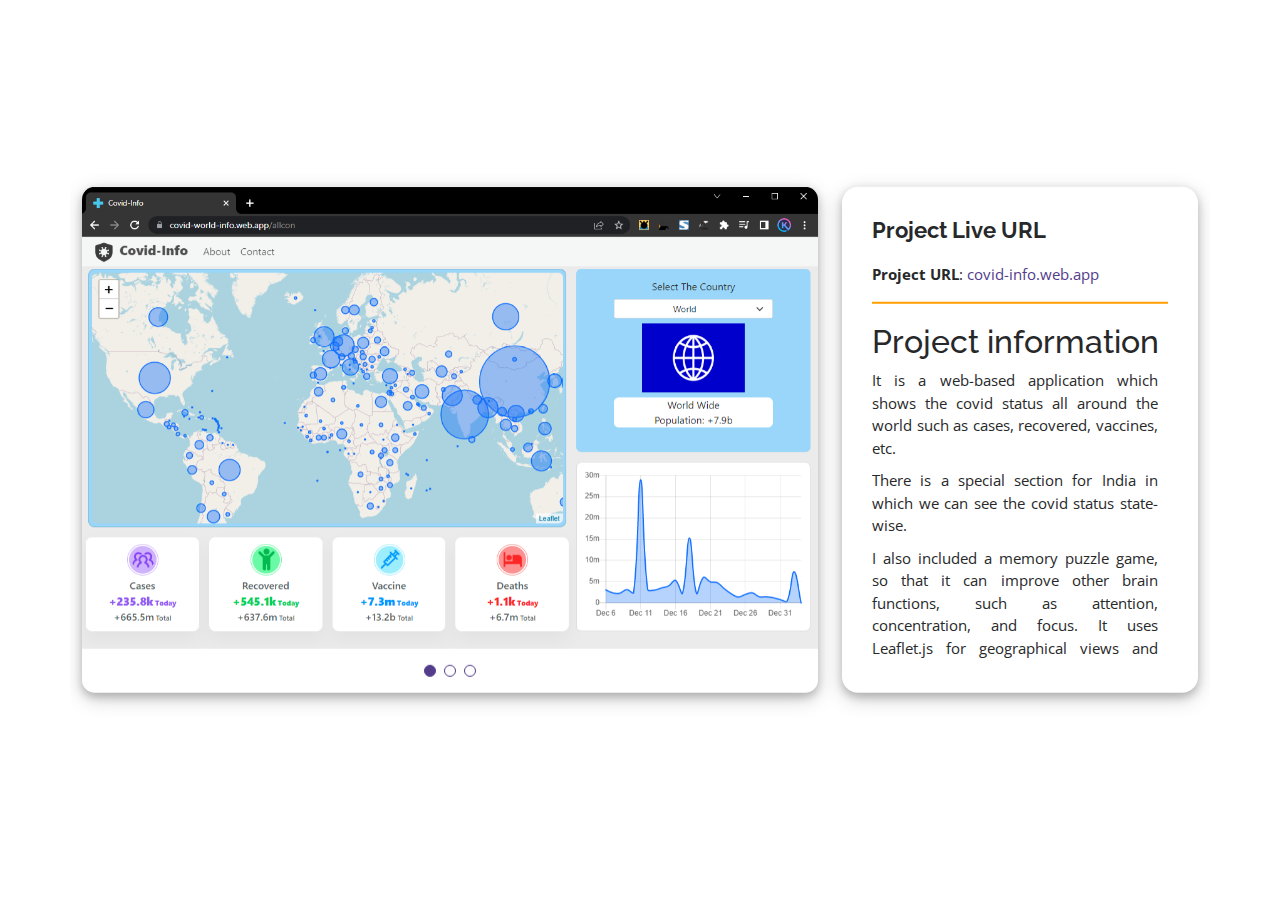
<file: pro_1.html>
<!DOCTYPE html>
<html lang="en">

<head>
  <meta charset="utf-8">
  <meta content="width=device-width, initial-scale=1.0" name="viewport">

  <title>Portfolio Details - Personal Bootstrap Template</title>
  <meta content="" name="description">
  <meta content="" name="keywords">

  <!-- Favicons -->
  <link href="assets/img/favicon.png" rel="icon">
  <link href="assets/img/apple-touch-icon.png" rel="apple-touch-icon">

  <!-- Google Fonts -->
  <link
    href="https://fonts.googleapis.com/css?family=Open+Sans:300,300i,400,400i,600,600i,700,700i|Raleway:300,300i,400,400i,500,500i,600,600i,700,700i|Poppins:300,300i,400,400i,500,500i,600,600i,700,700i"
    rel="stylesheet">

  <!-- Vendor CSS Files -->
  <link href="assets/vendor/aos/aos.css" rel="stylesheet">
  <link href="assets/vendor/bootstrap/css/bootstrap.min.css" rel="stylesheet">
  <link href="assets/vendor/bootstrap-icons/bootstrap-icons.css" rel="stylesheet">
  <link href="assets/vendor/boxicons/css/boxicons.min.css" rel="stylesheet">
  <link href="assets/vendor/glightbox/css/glightbox.min.css" rel="stylesheet">
  <link href="assets/vendor/swiper/swiper-bundle.min.css" rel="stylesheet">

  <!-- Template Main CSS File -->
  <link href="assets/css/style.css" rel="stylesheet">


</head>

<body>

  <!-- <main id="main"> -->

  <!-- ======= Portfolio Details Section ======= -->
  <section id="portfolio-details" class="portfolio-details">
    <div class="container">

      <div class="row gy-4">

        <div class="col-lg-8">
          <div class="portfolio-details-slider swiper" id="myDiv">
            <div class="swiper-wrapper align-items-center">

              <div class="swiper-slide">
                <img src="assets/img/portfolio/Capture_1.PNG" alt="">
              </div>

              <div class="swiper-slide">
                <img src="assets/img/portfolio/Capture_2.PNG" alt="">
              </div>

              <div class="swiper-slide">
                <img src="assets/img/portfolio/Capture_3.PNG" alt="">
              </div>

            </div>
            <div class="swiper-pagination"></div>
          </div>
        </div>

        <div class="col-lg-4 ">
          <div class="portfolio-info ">
            <h3>Project Live URL</h3>
            <ul>
              <li><strong>Project URL</strong>: <a target="_blank"
                  href="https://covid-world-info.web.app/">covid-info.web.app</a></li>
            </ul>

            <div style="border-top: 2px solid #ff9e00; margin-bottom: 1.2rem;"></div>
            <h2>Project information</h2>
            <div class=" overflow-auto divlol" id="loln">
              <!-- <p> -->
              <ul id="ulid">
                <li style="  text-align: justify;">It is a web-based application which shows the covid status all around
                  the world such as cases, recovered, vaccines, etc.</li>
                <li style="  text-align: justify;">There is a special section for India in which we can see the covid
                  status state-wise.</li>
                <li style="  text-align: justify;">I also included a memory puzzle game, so that it can improve other
                  brain functions, such as attention, concentration, and focus. It uses Leaflet.js
                  for geographical views and chart.js for graphical views.</li>
              </ul>
              <!-- </p> -->
            </div>
          </div>
        </div>

      </div>

    </div>
  </section><!-- End Portfolio Details Section -->

  <!-- </main> -->
  <!-- End #main -->

  <div id="preloader"></div>
  <a href="#" class="back-to-top d-flex align-items-center justify-content-center"><i
      class="bi bi-arrow-up-short"></i></a>

  <!-- Vendor JS Files -->
  <script src="assets/vendor/purecounter/purecounter_vanilla.js"></script>
  <script src="assets/vendor/aos/aos.js"></script>
  <script src="assets/vendor/bootstrap/js/bootstrap.bundle.min.js"></script>
  <script src="assets/vendor/glightbox/js/glightbox.min.js"></script>
  <script src="assets/vendor/isotope-layout/isotope.pkgd.min.js"></script>
  <script src="assets/vendor/swiper/swiper-bundle.min.js"></script>
  <script src="assets/vendor/typed.js/typed.min.js"></script>
  <script src="assets/vendor/waypoints/noframework.waypoints.js"></script>
  <!-- <script src="assets/vendor/php-email-form/validate.js"></script> -->

  <!-- Template Main JS File -->
  <script src="assets/js/main.js"></script>
  <script>
    var clientHeight = document.getElementById('myDiv').clientHeight;
    let text2 = "px";
    let text3 = ((clientHeight - 212).toString()).concat(text2);
    if (screen.width > 1101) {
      document.getElementById("loln").style.height = text3;
      document.getElementById("ulid").style.cssText = 'padding-right: 10px;';
      var element = document.getElementById("portfolio-details");
      element.classList.add('position-absolute', 'top-50', 'start-50', 'translate-middle');
    }
  </script>

</body>

</html>
</file>
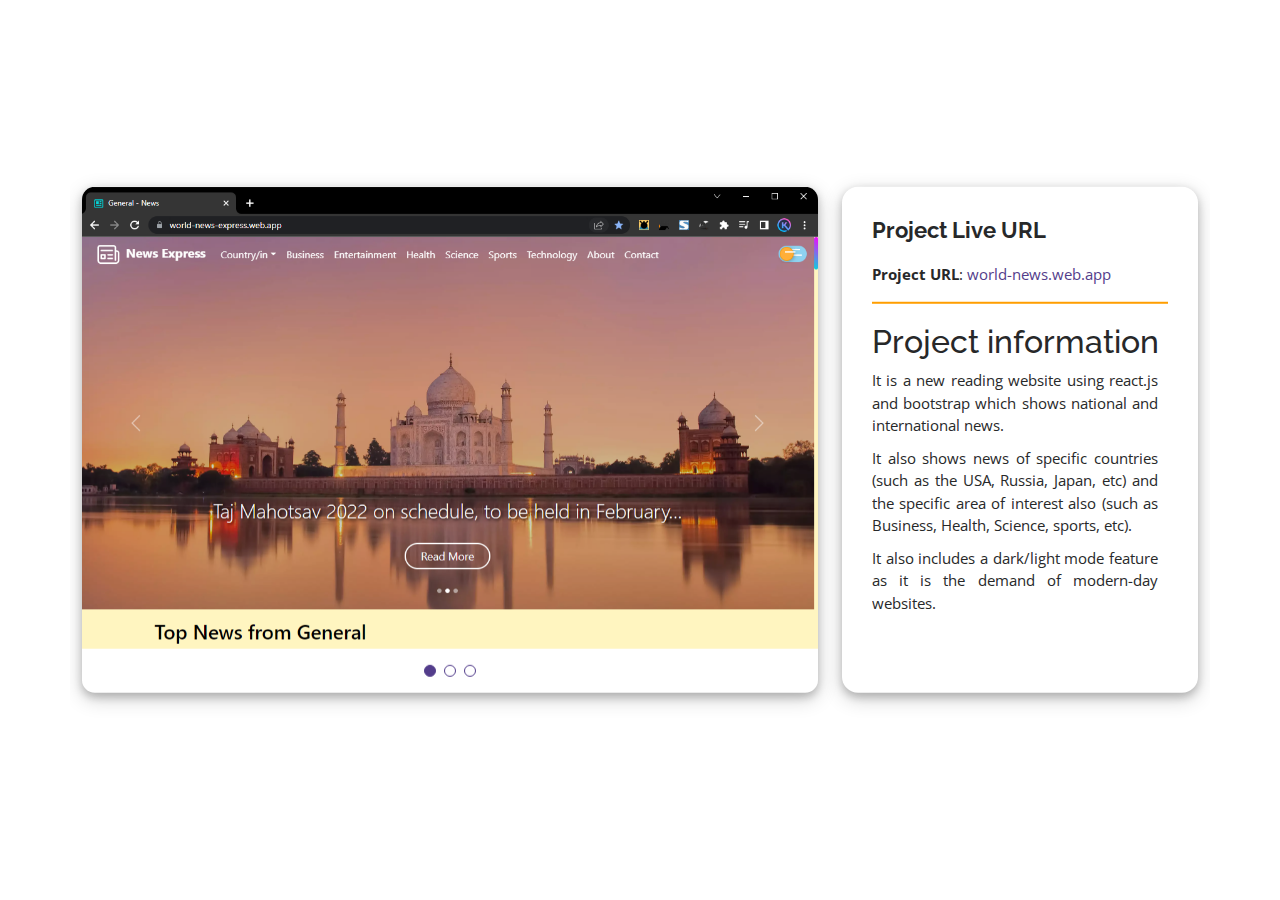
<file: pro_2.html>
<!DOCTYPE html>
<html lang="en">

<head>
    <meta charset="utf-8">
    <meta content="width=device-width, initial-scale=1.0" name="viewport">

    <title>Portfolio Details - Personal Bootstrap Template</title>
    <meta content="" name="description">
    <meta content="" name="keywords">

    <!-- Favicons -->
    <link href="assets/img/favicon.png" rel="icon">
    <link href="assets/img/apple-touch-icon.png" rel="apple-touch-icon">

    <!-- Google Fonts -->
    <link
        href="https://fonts.googleapis.com/css?family=Open+Sans:300,300i,400,400i,600,600i,700,700i|Raleway:300,300i,400,400i,500,500i,600,600i,700,700i|Poppins:300,300i,400,400i,500,500i,600,600i,700,700i"
        rel="stylesheet">

    <!-- Vendor CSS Files -->
    <link href="assets/vendor/aos/aos.css" rel="stylesheet">
    <link href="assets/vendor/bootstrap/css/bootstrap.min.css" rel="stylesheet">
    <link href="assets/vendor/bootstrap-icons/bootstrap-icons.css" rel="stylesheet">
    <link href="assets/vendor/boxicons/css/boxicons.min.css" rel="stylesheet">
    <link href="assets/vendor/glightbox/css/glightbox.min.css" rel="stylesheet">
    <link href="assets/vendor/swiper/swiper-bundle.min.css" rel="stylesheet">

    <!-- Template Main CSS File -->
    <link href="assets/css/style.css" rel="stylesheet">

</head>

<body>

    <!-- <main id="main"> -->

    <!-- ======= Portfolio Details Section ======= -->
    <section id="portfolio-details" class="portfolio-details">
        <div class="container">

            <div class="row gy-4">

                <div class="col-lg-8">
                    <div class="portfolio-details-slider swiper" id="myDiv">
                        <div class="swiper-wrapper align-items-center">

                            <div class="swiper-slide">
                                <img src="assets/img/portfolio/new_1.PNG" alt="">
                            </div>

                            <div class="swiper-slide">
                                <img src="assets/img/portfolio/new_2.PNG" alt="">
                            </div>

                            <div class="swiper-slide">
                                <img src="assets/img/portfolio/new_3.PNG" alt="">
                            </div>

                        </div>
                        <div class="swiper-pagination"></div>
                    </div>
                </div>

                <div class="col-lg-4 ">
                    <div class="portfolio-info ">
                        <h3>Project Live URL</h3>
                        <ul>
                            <li><strong>Project URL</strong>: <a target="_blank"
                                    href="https://world-news-express.web.app/">world-news.web.app</a></li>
                        </ul>

                        <div style="border-top: 2px solid #ff9e00; margin-bottom: 1.2rem;"></div>
                        <h2>Project information</h2>
                        <div class=" overflow-auto divlol" id="loln">
                            <!-- <p> -->
                            <ul id="ulid">
                                <li style="  text-align: justify;">It is a new reading website using react.js and
                                    bootstrap
                                    which shows national and international news.</li>
                                <li style="  text-align: justify;">It also shows news of specific countries (such as the
                                    USA, Russia, Japan, etc) and the specific area of interest also (such as Business,
                                    Health, Science, sports, etc).</li>
                                <li style="  text-align: justify;">It also includes a dark/light mode feature as it is
                                    the
                                    demand of modern-day websites. </li>
                            </ul>
                            <!-- </p> -->
                        </div>
                    </div>
                </div>

            </div>

        </div>
    </section><!-- End Portfolio Details Section -->

    <!-- </main> -->
    <!-- End #main -->

    <div id="preloader"></div>
    <a href="#" class="back-to-top d-flex align-items-center justify-content-center"><i
            class="bi bi-arrow-up-short"></i></a>

    <!-- Vendor JS Files -->
    <script src="assets/vendor/purecounter/purecounter_vanilla.js"></script>
    <script src="assets/vendor/aos/aos.js"></script>
    <script src="assets/vendor/bootstrap/js/bootstrap.bundle.min.js"></script>
    <script src="assets/vendor/glightbox/js/glightbox.min.js"></script>
    <script src="assets/vendor/isotope-layout/isotope.pkgd.min.js"></script>
    <script src="assets/vendor/swiper/swiper-bundle.min.js"></script>
    <script src="assets/vendor/typed.js/typed.min.js"></script>
    <script src="assets/vendor/waypoints/noframework.waypoints.js"></script>
    <!-- <script src="assets/vendor/php-email-form/validate.js"></script> -->

    <!-- Template Main JS File -->
    <script src="assets/js/main.js"></script>
    <script>
        var clientHeight = document.getElementById('myDiv').clientHeight;
        let text2 = "px";
        let text3 = ((clientHeight - 212).toString()).concat(text2);
        if (screen.width > 1101) {
            document.getElementById("loln").style.height = text3;
            document.getElementById("ulid").style.cssText = 'padding-right: 10px;';
            var element = document.getElementById("portfolio-details");
            element.classList.add('position-absolute', 'top-50', 'start-50', 'translate-middle');
        }
    </script>

</body>

</html>
</file>
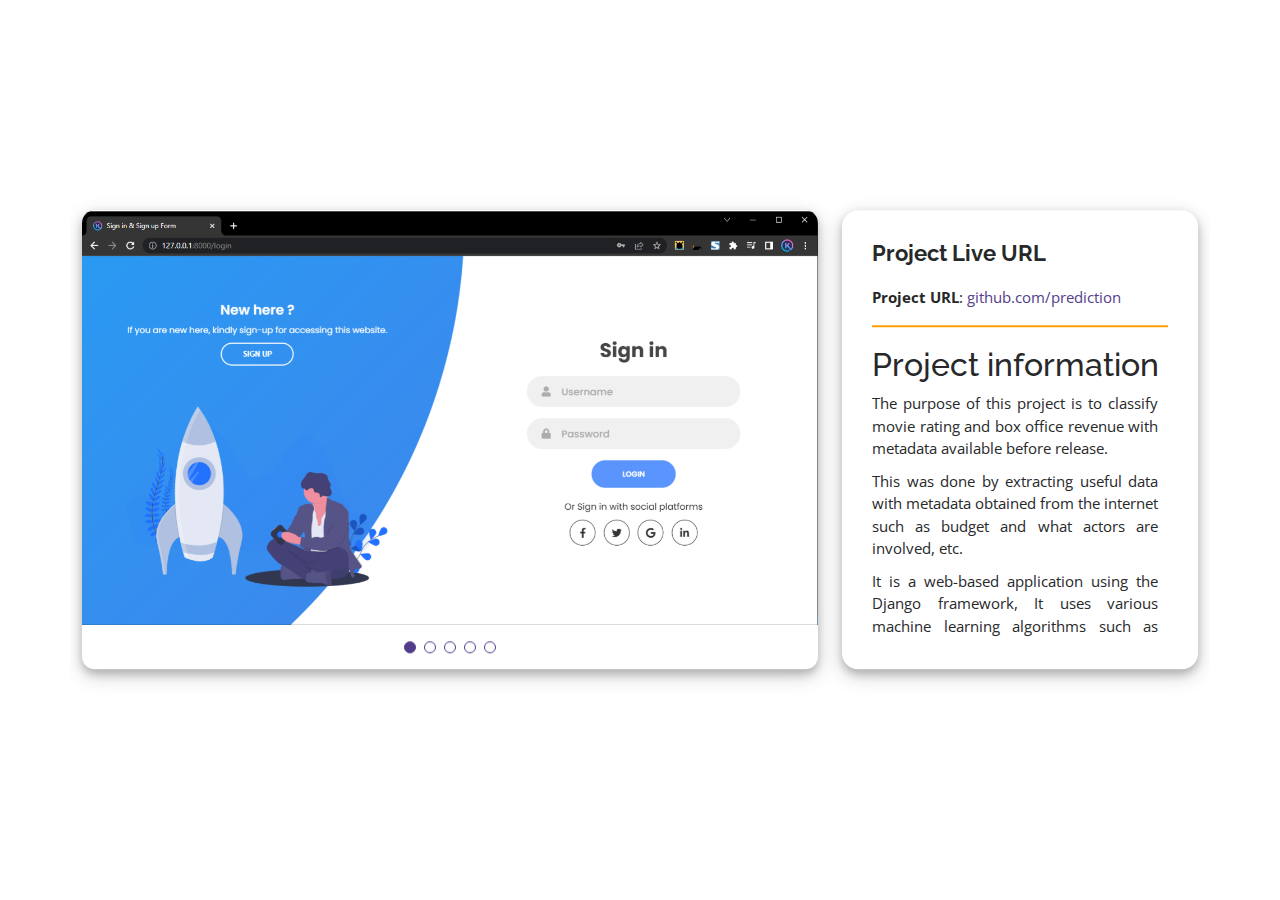
<file: pro_3.html>
<!DOCTYPE html>
<html lang="en">

<head>
    <meta charset="utf-8">
    <meta content="width=device-width, initial-scale=1.0" name="viewport">

    <title>Portfolio Details - Personal Bootstrap Template</title>
    <meta content="" name="description">
    <meta content="" name="keywords">

    <!-- Favicons -->
    <link href="assets/img/favicon.png" rel="icon">
    <link href="assets/img/apple-touch-icon.png" rel="apple-touch-icon">

    <!-- Google Fonts -->
    <link
        href="https://fonts.googleapis.com/css?family=Open+Sans:300,300i,400,400i,600,600i,700,700i|Raleway:300,300i,400,400i,500,500i,600,600i,700,700i|Poppins:300,300i,400,400i,500,500i,600,600i,700,700i"
        rel="stylesheet">

    <!-- Vendor CSS Files -->
    <link href="assets/vendor/aos/aos.css" rel="stylesheet">
    <link href="assets/vendor/bootstrap/css/bootstrap.min.css" rel="stylesheet">
    <link href="assets/vendor/bootstrap-icons/bootstrap-icons.css" rel="stylesheet">
    <link href="assets/vendor/boxicons/css/boxicons.min.css" rel="stylesheet">
    <link href="assets/vendor/glightbox/css/glightbox.min.css" rel="stylesheet">
    <link href="assets/vendor/swiper/swiper-bundle.min.css" rel="stylesheet">

    <!-- Template Main CSS File -->
    <link href="assets/css/style.css" rel="stylesheet">


</head>

<body>

    <!-- <main id="main"> -->

    <!-- ======= Portfolio Details Section ======= -->
    <section id="portfolio-details" class="portfolio-details">
        <div class="container">

            <div class="row gy-4">

                <div class="col-lg-8">
                    <div class="portfolio-details-slider swiper" id="myDiv">
                        <div class="swiper-wrapper align-items-center">

                            <div class="swiper-slide">
                                <img src="assets/img/portfolio/mov_1.PNG" alt="">
                            </div>

                            <div class="swiper-slide">
                                <img src="assets/img/portfolio/mov_2.PNG" alt="">
                            </div>

                            <div class="swiper-slide">
                                <img src="assets/img/portfolio/mov_3.PNG" alt="">
                            </div>

                            <div class="swiper-slide">
                                <img src="assets/img/portfolio/mov_4.PNG" alt="">
                            </div>

                            <div class="swiper-slide">
                                <img src="assets/img/portfolio/mov_5.PNG" alt="">
                            </div>

                        </div>
                        <div class="swiper-pagination"></div>
                    </div>
                </div>

                <div class="col-lg-4 ">
                    <div class="portfolio-info ">
                        <h3>Project Live URL</h3>
                        <ul>
                            <li><strong>Project URL</strong>: <a target="_blank"
                                    href="https://github.com/kishan-singh-code/movie-success-prediction">github.com/prediction</a>
                            </li>
                        </ul>

                        <div style="border-top: 2px solid #ff9e00; margin-bottom: 1.2rem;"></div>
                        <h2>Project information</h2>
                        <div class=" overflow-auto divlol" id="loln">
                            <!-- <p> -->
                            <ul id="ulid">
                                <li style="  text-align: justify;">The purpose of this project is to classify movie
                                    rating
                                    and box office revenue with metadata available before release.</li>
                                <li style="  text-align: justify;">This was done by extracting useful data with metadata
                                    obtained from the internet such as budget and what actors are involved, etc.</li>
                                <li style="  text-align: justify;">It is a web-based application using the Django
                                    framework,
                                    It uses various machine learning algorithms such as KNN, SVM, and random forest
                                    classifier.</li>
                            </ul>
                            <!-- </p> -->
                        </div>
                    </div>
                </div>

            </div>

        </div>
    </section><!-- End Portfolio Details Section -->

    <!-- </main> -->
    <!-- End #main -->

    <div id="preloader"></div>
    <a href="#" class="back-to-top d-flex align-items-center justify-content-center"><i
            class="bi bi-arrow-up-short"></i></a>

    <!-- Vendor JS Files -->
    <script src="assets/vendor/purecounter/purecounter_vanilla.js"></script>
    <script src="assets/vendor/aos/aos.js"></script>
    <script src="assets/vendor/bootstrap/js/bootstrap.bundle.min.js"></script>
    <script src="assets/vendor/glightbox/js/glightbox.min.js"></script>
    <script src="assets/vendor/isotope-layout/isotope.pkgd.min.js"></script>
    <script src="assets/vendor/swiper/swiper-bundle.min.js"></script>
    <script src="assets/vendor/typed.js/typed.min.js"></script>
    <script src="assets/vendor/waypoints/noframework.waypoints.js"></script>
    <!-- <script src="assets/vendor/php-email-form/validate.js"></script> -->

    <!-- Template Main JS File -->
    <script src="assets/js/main.js"></script>
    <script>
        var clientHeight = document.getElementById('myDiv').clientHeight;
        let text2 = "px";
        let text3 = ((clientHeight - 212).toString()).concat(text2);
        if (screen.width > 1101) {
            document.getElementById("loln").style.height = text3;
            document.getElementById("ulid").style.cssText = 'padding-right: 10px;';
            var element = document.getElementById("portfolio-details");
            element.classList.add('position-absolute', 'top-50', 'start-50', 'translate-middle');
        }
    </script>

</body>

</html>
</file>
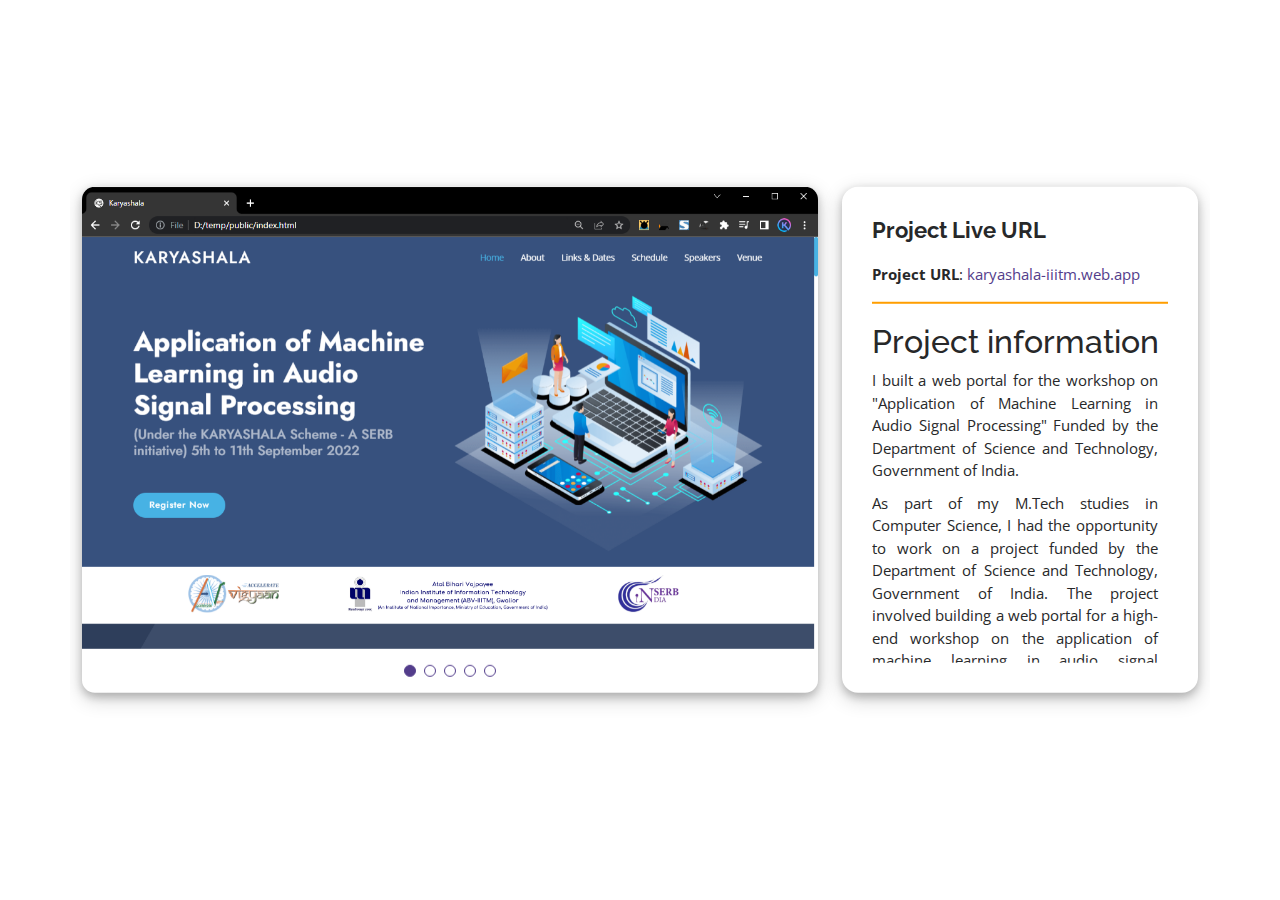
<file: pro_4.html>
<!DOCTYPE html>
<html lang="en">

<head>
    <meta charset="utf-8">
    <meta content="width=device-width, initial-scale=1.0" name="viewport">

    <title>Portfolio Details - Personal Bootstrap Template</title>
    <meta content="" name="description">
    <meta content="" name="keywords">

    <!-- Favicons -->
    <link href="assets/img/favicon.png" rel="icon">
    <link href="assets/img/apple-touch-icon.png" rel="apple-touch-icon">

    <!-- Google Fonts -->
    <link
        href="https://fonts.googleapis.com/css?family=Open+Sans:300,300i,400,400i,600,600i,700,700i|Raleway:300,300i,400,400i,500,500i,600,600i,700,700i|Poppins:300,300i,400,400i,500,500i,600,600i,700,700i"
        rel="stylesheet">

    <!-- Vendor CSS Files -->
    <link href="assets/vendor/aos/aos.css" rel="stylesheet">
    <link href="assets/vendor/bootstrap/css/bootstrap.min.css" rel="stylesheet">
    <link href="assets/vendor/bootstrap-icons/bootstrap-icons.css" rel="stylesheet">
    <link href="assets/vendor/boxicons/css/boxicons.min.css" rel="stylesheet">
    <link href="assets/vendor/glightbox/css/glightbox.min.css" rel="stylesheet">
    <link href="assets/vendor/swiper/swiper-bundle.min.css" rel="stylesheet">

    <!-- Template Main CSS File -->
    <link href="assets/css/style.css" rel="stylesheet">

</head>

<body>

    <!-- <main id="main"> -->

    <!-- ======= Portfolio Details Section ======= -->
    <section id="portfolio-details" class="portfolio-details">
        <div class="container">

            <div class="row gy-4">

                <div class="col-lg-8">
                    <div class="portfolio-details-slider swiper" id="myDiv">
                        <div class="swiper-wrapper align-items-center">

                            <div class="swiper-slide">
                                <img src="assets/img/portfolio/kar_1.PNG" alt="">
                            </div>

                            <div class="swiper-slide">
                                <img src="assets/img/portfolio/kar_2.PNG" alt="">
                            </div>

                            <div class="swiper-slide">
                                <img src="assets/img/portfolio/kar_3.PNG" alt="">
                            </div>

                            <div class="swiper-slide">
                                <img src="assets/img/portfolio/kar_4.PNG" alt="">
                            </div>

                            <div class="swiper-slide">
                                <img src="assets/img/portfolio/kar_5.PNG" alt="">
                            </div>

                        </div>
                        <div class="swiper-pagination"></div>
                    </div>
                </div>

                <div class="col-lg-4 ">
                    <div class="portfolio-info ">
                        <h3>Project Live URL</h3>
                        <ul>
                            <li><strong>Project URL</strong>: <a target="_blank"
                                    href="https://karyashala-vp-iiitm.web.app/">karyashala-iiitm.web.app</a></li>
                        </ul>

                        <div style="border-top: 2px solid #ff9e00; margin-bottom: 1.2rem;"></div>
                        <h2>Project information</h2>
                        <div class=" overflow-auto divlol" id="loln">
                            <!-- <p> -->
                            <ul id="ulid">
                                <li style="  text-align: justify;">I built a web portal for the workshop on "Application
                                    of
                                    Machine Learning in Audio Signal Processing" Funded by the Department of Science and
                                    Technology, Government of India.
                                </li>
                                <li style="  text-align: justify;">As part of my M.Tech studies in Computer Science, I
                                    had
                                    the opportunity to work on a project funded by the Department of Science and
                                    Technology,
                                    Government of India. The project involved building a web portal for a high-end
                                    workshop
                                    on the application of machine learning in audio signal processing.
                                </li>

                                <li style="  text-align: justify;">The portal included
                                    features such as a registration system for workshop attendees, a schedule of events
                                    and
                                    presentations, and a resource library containing materials and references related to
                                    the
                                    workshop.
                                </li>
                                <li style="  text-align: justify;">Overall, I am proud of the impact that
                                    the portal has had on the workshop attendees and the broader audio signal processing
                                    community.</li>
                            </ul>
                            <!-- </p> -->
                        </div>
                    </div>
                </div>

            </div>

        </div>
    </section><!-- End Portfolio Details Section -->

    <!-- </main> -->
    <!-- End #main -->

    <div id="preloader"></div>
    <a href="#" class="back-to-top d-flex align-items-center justify-content-center"><i
            class="bi bi-arrow-up-short"></i></a>

    <!-- Vendor JS Files -->
    <script src="assets/vendor/purecounter/purecounter_vanilla.js"></script>
    <script src="assets/vendor/aos/aos.js"></script>
    <script src="assets/vendor/bootstrap/js/bootstrap.bundle.min.js"></script>
    <script src="assets/vendor/glightbox/js/glightbox.min.js"></script>
    <script src="assets/vendor/isotope-layout/isotope.pkgd.min.js"></script>
    <script src="assets/vendor/swiper/swiper-bundle.min.js"></script>
    <script src="assets/vendor/typed.js/typed.min.js"></script>
    <script src="assets/vendor/waypoints/noframework.waypoints.js"></script>
    <!-- <script src="assets/vendor/php-email-form/validate.js"></script> -->

    <!-- Template Main JS File -->
    <script src="assets/js/main.js"></script>
    <script>
        var clientHeight = document.getElementById('myDiv').clientHeight;
        let text2 = "px";
        let text3 = ((clientHeight - 212).toString()).concat(text2);
        if (screen.width > 1101) {
            document.getElementById("loln").style.height = text3;
            document.getElementById("ulid").style.cssText = 'padding-right: 10px;';
            var element = document.getElementById("portfolio-details");
            element.classList.add('position-absolute', 'top-50', 'start-50', 'translate-middle');
        }
    </script>

</body>

</html>
</file>
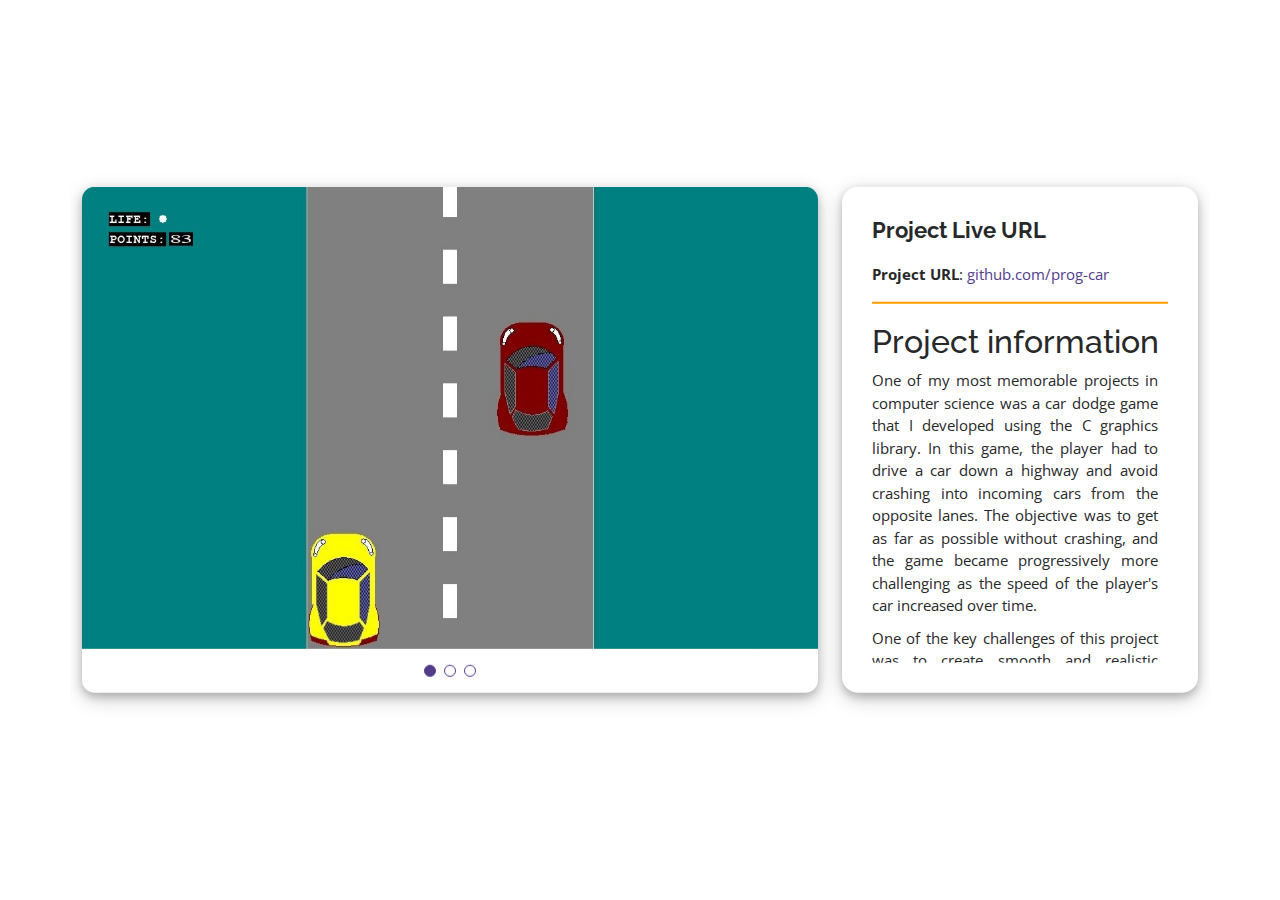
<file: pro_5.html>
<!DOCTYPE html>
<html lang="en">

<head>
    <meta charset="utf-8">
    <meta content="width=device-width, initial-scale=1.0" name="viewport">

    <title>Portfolio Details - Personal Bootstrap Template</title>
    <meta content="" name="description">
    <meta content="" name="keywords">

    <!-- Favicons -->
    <link href="assets/img/favicon.png" rel="icon">
    <link href="assets/img/apple-touch-icon.png" rel="apple-touch-icon">

    <!-- Google Fonts -->
    <link
        href="https://fonts.googleapis.com/css?family=Open+Sans:300,300i,400,400i,600,600i,700,700i|Raleway:300,300i,400,400i,500,500i,600,600i,700,700i|Poppins:300,300i,400,400i,500,500i,600,600i,700,700i"
        rel="stylesheet">

    <!-- Vendor CSS Files -->
    <link href="assets/vendor/aos/aos.css" rel="stylesheet">
    <link href="assets/vendor/bootstrap/css/bootstrap.min.css" rel="stylesheet">
    <link href="assets/vendor/bootstrap-icons/bootstrap-icons.css" rel="stylesheet">
    <link href="assets/vendor/boxicons/css/boxicons.min.css" rel="stylesheet">
    <link href="assets/vendor/glightbox/css/glightbox.min.css" rel="stylesheet">
    <link href="assets/vendor/swiper/swiper-bundle.min.css" rel="stylesheet">

    <!-- Template Main CSS File -->
    <link href="assets/css/style.css" rel="stylesheet">


</head>

<body>

    <!-- <main id="main"> -->

    <!-- ======= Portfolio Details Section ======= -->
    <section id="portfolio-details" class="portfolio-details">
        <div class="container">

            <div class="row gy-4">

                <div class="col-lg-8">
                    <div class="portfolio-details-slider swiper" id="myDiv">
                        <div class="swiper-wrapper align-items-center">

                            <div class="swiper-slide">
                                <img src="assets/img/portfolio/car_1.jpg" alt="">
                            </div>

                            <div class="swiper-slide">
                                <img src="assets/img/portfolio/car_2.jpg" alt="">
                            </div>

                            <div class="swiper-slide">
                                <img src="assets/img/portfolio/car_3.jpg" alt="">
                            </div>

                        </div>
                        <div class="swiper-pagination"></div>
                    </div>
                </div>

                <div class="col-lg-4 ">
                    <div class="portfolio-info ">
                        <h3>Project Live URL</h3>
                        <ul>
                            <li><strong>Project URL</strong>: <a target="_blank"
                                    href="https://github.com/kishan-singh-code/prog-car">github.com/prog-car</a></li>
                        </ul>

                        <div style="border-top: 2px solid #ff9e00; margin-bottom: 1.2rem;"></div>
                        <h2>Project information</h2>
                        <div class=" overflow-auto divlol" id="loln">
                            <!-- <p> -->
                            <ul id="ulid">
                                <li style="  text-align: justify;">One of my most memorable projects in computer science
                                    was
                                    a car dodge game that I developed using the C graphics library. In this game, the
                                    player
                                    had to drive a car down a highway and avoid crashing into incoming cars from the
                                    opposite lanes. The objective was to get as far as possible without crashing, and
                                    the
                                    game became progressively more challenging as the speed of the player's car
                                    increased
                                    over time.</li>
                                <li style="  text-align: justify;">One of the key challenges of this project was to
                                    create
                                    smooth and realistic movement of
                                    the cars on the screen. I was able to accomplish this by implementing a number of
                                    techniques such as double buffering and frame-based animation. I also added various
                                    features to the game such as a scoring system.</li>
                                <li style="  text-align: justify;"> Overall, this project was a great opportunity for me
                                    to
                                    learn more about the C graphics
                                    library.</li>
                            </ul>
                            <!-- </p> -->
                        </div>
                    </div>
                </div>

            </div>

        </div>
    </section><!-- End Portfolio Details Section -->

    <!-- </main> -->
    <!-- End #main -->

    <div id="preloader"></div>
    <a href="#" class="back-to-top d-flex align-items-center justify-content-center"><i
            class="bi bi-arrow-up-short"></i></a>

    <!-- Vendor JS Files -->
    <script src="assets/vendor/purecounter/purecounter_vanilla.js"></script>
    <script src="assets/vendor/aos/aos.js"></script>
    <script src="assets/vendor/bootstrap/js/bootstrap.bundle.min.js"></script>
    <script src="assets/vendor/glightbox/js/glightbox.min.js"></script>
    <script src="assets/vendor/isotope-layout/isotope.pkgd.min.js"></script>
    <script src="assets/vendor/swiper/swiper-bundle.min.js"></script>
    <script src="assets/vendor/typed.js/typed.min.js"></script>
    <script src="assets/vendor/waypoints/noframework.waypoints.js"></script>
    <!-- <script src="assets/vendor/php-email-form/validate.js"></script> -->

    <!-- Template Main JS File -->
    <script src="assets/js/main.js"></script>
    <script>
        var clientHeight = document.getElementById('myDiv').clientHeight;
        let text2 = "px";
        let text3 = ((clientHeight - 212).toString()).concat(text2);
        if (screen.width > 1101) {
            document.getElementById("loln").style.height = text3;
            document.getElementById("ulid").style.cssText = 'padding-right: 10px;';
            var element = document.getElementById("portfolio-details");
            element.classList.add('position-absolute', 'top-50', 'start-50', 'translate-middle');
        }
    </script>

</body>

</html>
</file>
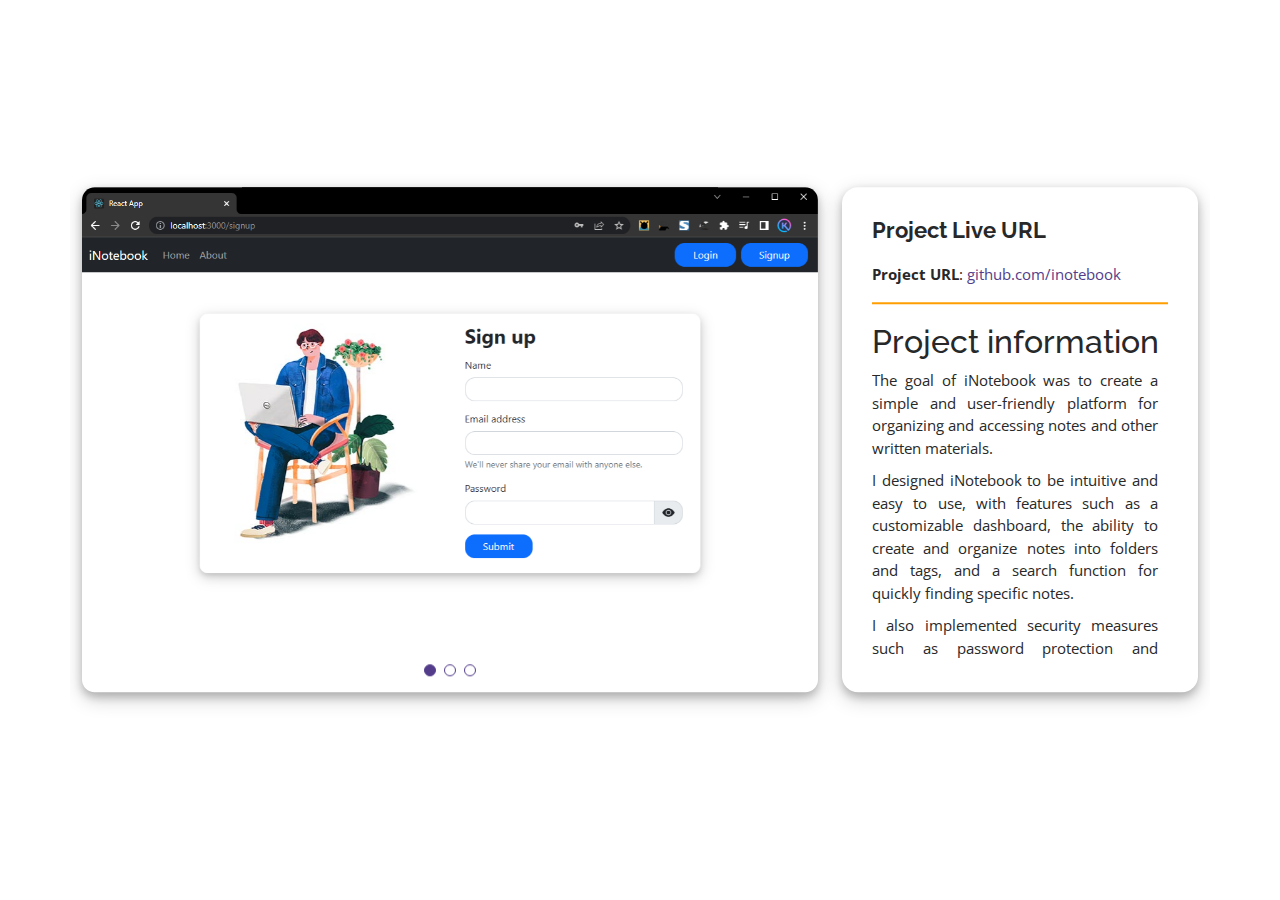
<file: pro_6.html>
<!DOCTYPE html>
<html lang="en">

<head>
    <meta charset="utf-8">
    <meta content="width=device-width, initial-scale=1.0" name="viewport">

    <title>Portfolio Details - Personal Bootstrap Template</title>
    <meta content="" name="description">
    <meta content="" name="keywords">

    <!-- Favicons -->
    <link href="assets/img/favicon.png" rel="icon">
    <link href="assets/img/apple-touch-icon.png" rel="apple-touch-icon">

    <!-- Google Fonts -->
    <link
        href="https://fonts.googleapis.com/css?family=Open+Sans:300,300i,400,400i,600,600i,700,700i|Raleway:300,300i,400,400i,500,500i,600,600i,700,700i|Poppins:300,300i,400,400i,500,500i,600,600i,700,700i"
        rel="stylesheet">

    <!-- Vendor CSS Files -->
    <link href="assets/vendor/aos/aos.css" rel="stylesheet">
    <link href="assets/vendor/bootstrap/css/bootstrap.min.css" rel="stylesheet">
    <link href="assets/vendor/bootstrap-icons/bootstrap-icons.css" rel="stylesheet">
    <link href="assets/vendor/boxicons/css/boxicons.min.css" rel="stylesheet">
    <link href="assets/vendor/glightbox/css/glightbox.min.css" rel="stylesheet">
    <link href="assets/vendor/swiper/swiper-bundle.min.css" rel="stylesheet">

    <!-- Template Main CSS File -->
    <link href="assets/css/style.css" rel="stylesheet">

</head>

<body>

    <!-- <main id="main"> -->

    <!-- ======= Portfolio Details Section ======= -->
    <section id="portfolio-details" class="portfolio-details">
        <div class="container">

            <div class="row gy-4">

                <div class="col-lg-8">
                    <div class="portfolio-details-slider swiper" id="myDiv">
                        <div class="swiper-wrapper align-items-center">

                            <div class="swiper-slide">
                                <img src="assets/img/portfolio/i_1.PNG" alt="">
                            </div>

                            <div class="swiper-slide">
                                <img src="assets/img/portfolio/i_2.PNG" alt="">
                            </div>

                            <div class="swiper-slide">
                                <img src="assets/img/portfolio/i_3.PNG" alt="">
                            </div>

                        </div>
                        <div class="swiper-pagination"></div>
                    </div>
                </div>

                <div class="col-lg-4 ">
                    <div class="portfolio-info ">
                        <h3>Project Live URL</h3>
                        <ul>
                            <li><strong>Project URL</strong>: <a target="_blank"
                                    href="https://github.com/kishan-singh-code/inotebook">github.com/inotebook</a></li>
                        </ul>

                        <div style="border-top: 2px solid #ff9e00; margin-bottom: 1.2rem;"></div>
                        <h2>Project information</h2>
                        <div class=" overflow-auto divlol" id="loln">
                            <!-- <p> -->
                            <ul id="ulid">
                                <li style="  text-align: justify;">The goal of iNotebook was to create a simple and
                                    user-friendly platform for organizing and accessing notes and other written
                                    materials.
                                </li>
                                <li style="  text-align: justify;">I designed iNotebook to be intuitive and easy to use,
                                    with features such as a customizable dashboard, the ability to create and organize
                                    notes
                                    into folders and tags, and a search function for quickly finding specific notes.
                                </li>
                                <li style="  text-align: justify;">I also implemented security
                                    measures such as password protection and encryption to ensure the privacy and
                                    security
                                    of the user's data. One of the key challenges of this project was to create a
                                    platform
                                    that was both functional and visually appealing. I was able to achieve this by
                                    conducting user testing and making iterative improvements to the design and user
                                    experience of the application.
                                </li>
                            </ul>
                            <!-- </p> -->
                        </div>
                    </div>
                </div>

            </div>

        </div>
    </section><!-- End Portfolio Details Section -->

    <!-- </main> -->
    <!-- End #main -->

    <div id="preloader"></div>
    <a href="#" class="back-to-top d-flex align-items-center justify-content-center"><i
            class="bi bi-arrow-up-short"></i></a>

    <!-- Vendor JS Files -->
    <script src="assets/vendor/purecounter/purecounter_vanilla.js"></script>
    <script src="assets/vendor/aos/aos.js"></script>
    <script src="assets/vendor/bootstrap/js/bootstrap.bundle.min.js"></script>
    <script src="assets/vendor/glightbox/js/glightbox.min.js"></script>
    <script src="assets/vendor/isotope-layout/isotope.pkgd.min.js"></script>
    <script src="assets/vendor/swiper/swiper-bundle.min.js"></script>
    <script src="assets/vendor/typed.js/typed.min.js"></script>
    <script src="assets/vendor/waypoints/noframework.waypoints.js"></script>
    <!-- <script src="assets/vendor/php-email-form/validate.js"></script> -->

    <!-- Template Main JS File -->
    <script src="assets/js/main.js"></script>
    <script>
        var clientHeight = document.getElementById('myDiv').clientHeight;
        let text2 = "px";
        let text3 = ((clientHeight - 212).toString()).concat(text2);
        if (screen.width > 1101) {
            document.getElementById("loln").style.height = text3;
            document.getElementById("ulid").style.cssText = 'padding-right: 10px;';
            var element = document.getElementById("portfolio-details");
            element.classList.add('position-absolute', 'top-50', 'start-50', 'translate-middle');
        }
    </script>

</body>

</html>
</file>
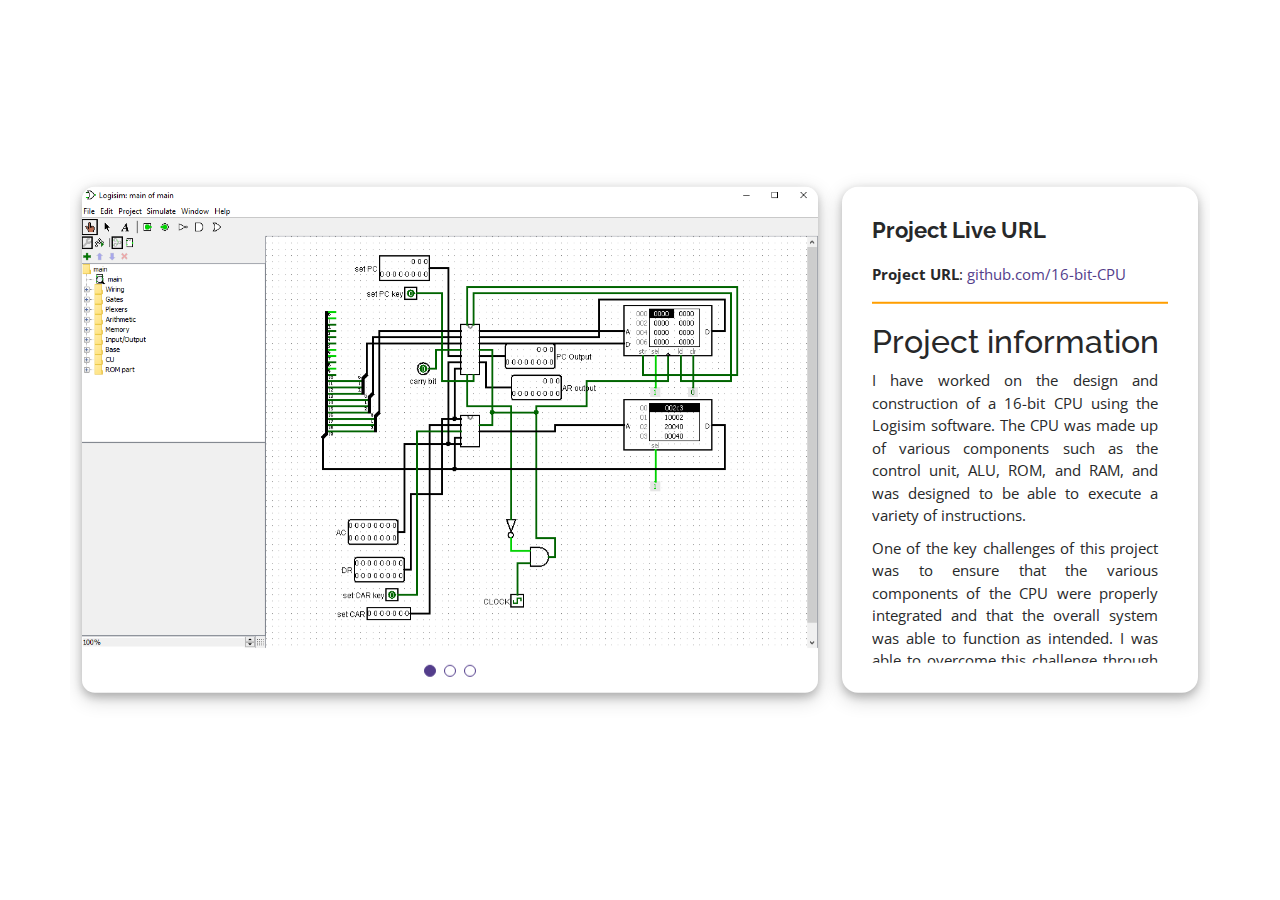
<file: pro_7.html>
<!DOCTYPE html>
<html lang="en">

<head>
    <meta charset="utf-8">
    <meta content="width=device-width, initial-scale=1.0" name="viewport">

    <title>Portfolio Details - Personal Bootstrap Template</title>
    <meta content="" name="description">
    <meta content="" name="keywords">

    <!-- Favicons -->
    <link href="assets/img/favicon.png" rel="icon">
    <link href="assets/img/apple-touch-icon.png" rel="apple-touch-icon">

    <!-- Google Fonts -->
    <link
        href="https://fonts.googleapis.com/css?family=Open+Sans:300,300i,400,400i,600,600i,700,700i|Raleway:300,300i,400,400i,500,500i,600,600i,700,700i|Poppins:300,300i,400,400i,500,500i,600,600i,700,700i"
        rel="stylesheet">

    <!-- Vendor CSS Files -->
    <link href="assets/vendor/aos/aos.css" rel="stylesheet">
    <link href="assets/vendor/bootstrap/css/bootstrap.min.css" rel="stylesheet">
    <link href="assets/vendor/bootstrap-icons/bootstrap-icons.css" rel="stylesheet">
    <link href="assets/vendor/boxicons/css/boxicons.min.css" rel="stylesheet">
    <link href="assets/vendor/glightbox/css/glightbox.min.css" rel="stylesheet">
    <link href="assets/vendor/swiper/swiper-bundle.min.css" rel="stylesheet">

    <!-- Template Main CSS File -->
    <link href="assets/css/style.css" rel="stylesheet">

</head>

<body>

    <!-- <main id="main"> -->

    <!-- ======= Portfolio Details Section ======= -->
    <section id="portfolio-details" class="portfolio-details">
        <div class="container">

            <div class="row gy-4">

                <div class="col-lg-8">
                    <div class="portfolio-details-slider swiper" id="myDiv">
                        <div class="swiper-wrapper align-items-center">

                            <div class="swiper-slide">
                                <img src="assets/img/portfolio/logi_1.PNG" alt="">
                            </div>

                            <div class="swiper-slide">
                                <img src="assets/img/portfolio/logi_2.PNG" alt="">
                            </div>

                            <div class="swiper-slide">
                                <img src="assets/img/portfolio/logi_3.PNG" alt="">
                            </div>

                        </div>
                        <div class="swiper-pagination"></div>
                    </div>
                </div>

                <div class="col-lg-4 ">
                    <div class="portfolio-info ">
                        <h3>Project Live URL</h3>
                        <ul>
                            <li><strong>Project URL</strong>: <a target="_blank"
                                    href="https://github.com/kishan-singh-code/16-bit-CPU">github.com/16-bit-CPU</a>
                            </li>
                        </ul>

                        <div style="border-top: 2px solid #ff9e00; margin-bottom: 1.2rem;"></div>
                        <h2>Project information</h2>
                        <div class=" overflow-auto divlol" id="loln">
                            <!-- <p> -->
                            <ul id="ulid">
                                <li style="  text-align: justify;">I have worked
                                    on the design and construction of a
                                    16-bit
                                    CPU using the
                                    Logisim software. The CPU was made up of various components such as the control
                                    unit,
                                    ALU, ROM, and RAM, and was designed to be able to execute a variety of instructions.
                                </li>
                                <li style="  text-align: justify;">One of the key challenges of this project was to
                                    ensure
                                    that the various components of
                                    the CPU were properly integrated and that the overall system was able to function as
                                    intended. I was able to overcome this challenge through careful planning and design,
                                    as
                                    well as extensive testing and debugging.</li>
                                <li style="  text-align: justify;">One of the highlights of this project was being able
                                    to
                                    see the CPU come to life and
                                    execute instructions as intended. It was a great feeling of accomplishment to have
                                    built
                                    a working computer processor from scratch, and it was a valuable learning experience
                                    that allowed me to gain a deeper understanding of computer architecture and how
                                    computers work at a fundamental level.</li>
                            </ul>
                            <!-- </p> -->
                        </div>
                    </div>
                </div>

            </div>

        </div>
    </section><!-- End Portfolio Details Section -->

    <!-- </main> -->
    <!-- End #main -->

    <div id="preloader"></div>
    <a href="#" class="back-to-top d-flex align-items-center justify-content-center"><i
            class="bi bi-arrow-up-short"></i></a>

    <!-- Vendor JS Files -->
    <script src="assets/vendor/purecounter/purecounter_vanilla.js"></script>
    <script src="assets/vendor/aos/aos.js"></script>
    <script src="assets/vendor/bootstrap/js/bootstrap.bundle.min.js"></script>
    <script src="assets/vendor/glightbox/js/glightbox.min.js"></script>
    <script src="assets/vendor/isotope-layout/isotope.pkgd.min.js"></script>
    <script src="assets/vendor/swiper/swiper-bundle.min.js"></script>
    <script src="assets/vendor/typed.js/typed.min.js"></script>
    <script src="assets/vendor/waypoints/noframework.waypoints.js"></script>
    <!-- <script src="assets/vendor/php-email-form/validate.js"></script> -->

    <!-- Template Main JS File -->
    <script src="assets/js/main.js"></script>
    <script>
        var clientHeight = document.getElementById('myDiv').clientHeight;
        let text2 = "px";
        let text3 = ((clientHeight - 212).toString()).concat(text2);
        if (screen.width > 1101) {
            document.getElementById("loln").style.height = text3;
            document.getElementById("ulid").style.cssText = 'padding-right: 10px;';
            var element = document.getElementById("portfolio-details");
            element.classList.add('position-absolute', 'top-50', 'start-50', 'translate-middle');
        }
    </script>

</body>

</html>
</file>
<file: assets/css/style.css>
/**
* Template Name: MyResume - v4.9.2
* Template URL: https://bootstrapmade.com/free-html-bootstrap-template-my-resume/
* Author: BootstrapMade.com
* License: https://bootstrapmade.com/license/
*/

/*--------------------------------------------------------------
# General
--------------------------------------------------------------*/
body {
  font-family: "Open Sans", sans-serif;
  color: #272829;
}

.divlol::-webkit-scrollbar {
  width: 2px;
  height: 2px;
  /* padding-left: 100px; */
}

.divlol::-webkit-scrollbar-thumb {
  /* background-image: linear-gradient(45deg, #00dbde, #fc00ff); */
  background-color: #ff9e00;
  /* border-radius: 2px; */
}
/* all */
::-webkit-scrollbar-track {
  border-radius: 20px;
}

::-webkit-scrollbar {
  width: 4px;
  height: 6px;
}

::-webkit-scrollbar-thumb {
  /* background-image: linear-gradient(45deg, #00dbde, #fc00ff); */
  background-color: #ff9e00;
  /* border-radius: 2px; */
}

a {
  color: #533d8b;
  text-decoration: none;
}

a:hover {
  color: #067ded;
  text-decoration: none;
}

h1,
h2,
h3,
h4,
h5,
h6 {
  font-family: "Raleway", sans-serif;
}

/*--------------------------------------------------------------
# Back to top button
--------------------------------------------------------------*/
.back-to-top {
  position: fixed;
  visibility: hidden;
  opacity: 0;
  right: 15px;
  bottom: 15px;
  z-index: 996;
  background: #533d8b;
  width: 40px;
  height: 40px;
  border-radius: 50px;
  transition: all 0.4s;
}

.back-to-top i {
  font-size: 28px;
  color: #fff;
  line-height: 0;
}

.back-to-top:hover {
  background: #0678e3;
  color: #fff;
}

.back-to-top.active {
  visibility: visible;
  opacity: 1;
}

/*--------------------------------------------------------------
# Preloader
--------------------------------------------------------------*/
#preloader {
  position: fixed;
  top: 0;
  left: 0;
  right: 0;
  bottom: 0;
  z-index: 9999;
  overflow: hidden;
  background: #fff;
}

#preloader:before {
  content: "";
  position: fixed;
  top: calc(50% - 30px);
  left: calc(50% - 30px);
  border: 6px solid #533d8b;
  border-top-color: #fff;
  border-bottom-color: #fff;
  border-radius: 50%;
  width: 60px;
  height: 60px;
  -webkit-animation: animate-preloader 1s linear infinite;
  animation: animate-preloader 1s linear infinite;
}

@-webkit-keyframes animate-preloader {
  0% {
    transform: rotate(0deg);
  }

  100% {
    transform: rotate(360deg);
  }
}

@keyframes animate-preloader {
  0% {
    transform: rotate(0deg);
  }

  100% {
    transform: rotate(360deg);
  }
}

/*--------------------------------------------------------------
# Disable aos animation delay on mobile devices
--------------------------------------------------------------*/
@media screen and (max-width: 768px) {
  [data-aos-delay] {
    transition-delay: 0 !important;
  }
}

/*--------------------------------------------------------------
# Header
--------------------------------------------------------------*/
#header {
  position: fixed;
  top: 0;
  left: 0;
  bottom: 0;
  z-index: 9997;
  transition: all 0.5s;
  padding: 15px;
  overflow-y: auto;
}

@media (max-width: 991px) {
  #header {
    width: 300px;
    background: #fff;
    border-right: 1px solid #e6e9ec;
    left: -300px;
  }
}

@media (min-width: 991px) {
  #main {
    margin-left: 100px;
  }
}

/*--------------------------------------------------------------
# Navigation Menu
--------------------------------------------------------------*/
/**
* Desktop Navigation 
*/
.nav-menu {
  padding: 0;
  display: block;
}

.nav-menu * {
  margin: 0;
  padding: 0;
  list-style: none;
}

.nav-menu > ul > li {
  position: relative;
  white-space: nowrap;
}

.nav-menu a,
.nav-menu a:focus {
  display: flex;
  align-items: center;
  color: #45505b;
  padding: 8px 15px;
  margin-bottom: 8px;
  transition: 0.3s;
  font-size: 15px;
  border-radius: 50px;
  background: #ffffff;
  border-style: solid;
  border-color: #ff9e00;
  border-width: 0.2rem;
  height: 56px;
  width: 100%;
  overflow: hidden;
  transition: 0.3s;
  box-shadow: 0 4px 8px 0 rgba(0, 0, 0, 0.2), 0 6px 20px 0 rgba(0, 0, 0, 0.19);
}

.nav-menu a i,
.nav-menu a:focus i {
  font-size: 20px;
}

.nav-menu a span,
.nav-menu a:focus span {
  padding: 0 5px 0 7px;
  color: #45505b;
}

@media (min-width: 992px) {
  .nav-menu a,
  .nav-menu a:focus {
    width: 56px;
  }

  .nav-menu a span,
  .nav-menu a:focus span {
    display: none;
    color: #fff;
  }
}

.nav-menu a:hover,
.nav-menu .active,
.nav-menu .active:focus,
.nav-menu li:hover > a {
  color: #fff;
  background: #533d8b;
  /* border-style: solid; */
  /* border-color: #ffffff; */
}

.nav-menu a:hover span,
.nav-menu .active span,
.nav-menu .active:focus span,
.nav-menu li:hover > a span {
  color: #fff;
}

.nav-menu a:hover,
.nav-menu li:hover > a {
  width: 100%;
  color: #fff;
}

.nav-menu a:hover span,
.nav-menu li:hover > a span {
  display: block;
}

/**
* Mobile Navigation 
*/
.mobile-nav-toggle {
  position: fixed;
  right: 10px;
  top: 10px;
  z-index: 9998;
  border: 0;
  background: none;
  font-size: 28px;
  transition: all 0.4s;
  outline: none !important;
  line-height: 0;
  cursor: pointer;
  border-radius: 50px;
  padding: 5px;
}

.mobile-nav-toggle i {
  color: #45505b;
}

.mobile-nav-active {
  overflow: hidden;
}

.mobile-nav-active #header {
  left: 0;
}

.mobile-nav-active .mobile-nav-toggle {
  color: #fff;
  background-color: #533d8b;
}

/*--------------------------------------------------------------
# Hero Section
--------------------------------------------------------------*/
#hero {
  width: 100%;
  height: 100vh;
  /* background: url("../img/hero-bg768.jpg") top right no-repeat; */
  background-size: cover;
  position: relative;
}

@media (min-width: 992px) {
  #hero {
    padding-left: 160px;
  }
}

#hero:before {
  content: "";
  /* background: rgba(255, 255, 255, 0.6); */
  background: linear-gradient(
    to right,
    rgba(255, 255, 255, 0.798),
    rgba(214, 202, 244, 0.3)
  );
  position: absolute;
  bottom: 0;
  top: 0;
  left: 0;
  right: 0;
}

#hero h1 {
  margin: 0;
  font-size: 70px;
  font-weight: 700;
  line-height: 56px;
  color: #45505b;
  text-shadow: 1px 1px 10px #fff;
}

#hero p {
  color: #45505b;
  margin: 15px 0 0 0;
  font-size: 26px;
  font-family: "Poppins", sans-serif;
}

#hero p span {
  color: #ff9e00;
  text-shadow: 1px 1px 15px #fcb035;

  letter-spacing: 1px;
}

#hero .social-links {
  margin-top: 30px;
}

#hero .social-links a {
  font-size: 24px;
  display: inline-block;
  color: #45505b;
  line-height: 1;
  margin-right: 20px;
  transition: 0.2s;
}

#hero .social-links a:hover {
  color: #ff9e00;
  text-shadow: 1px 1px 15px #fcb035;
  transform: scale(1.5);
}

@media (max-width: 992px) {
  #hero {
    text-align: center;
  }

  #hero h1 {
    font-size: 32px;
    line-height: 36px;
  }

  #hero p {
    margin-top: 10px;
    font-size: 20px;
    line-height: 24px;
  }
}

/*--------------------------------------------------------------
# Sections General
--------------------------------------------------------------*/
section {
  padding: 60px 0;
  overflow: hidden;
}

.section-title {
  text-align: center;
  padding-bottom: 30px;
}

.section-title h2 {
  font-size: 32px;
  font-weight: bold;
  text-transform: uppercase;
  margin-bottom: 20px;
  padding-bottom: 20px;
  position: relative;
  color: #45505b;
}

.section-title h2::before {
  content: "";
  position: absolute;
  display: block;
  width: 120px;
  height: 1px;
  background: #ddd;
  bottom: 1px;
  left: calc(50% - 60px);
}

.section-title h2::after {
  content: "";
  position: absolute;
  display: block;
  width: 40px;
  height: 3px;
  background: #533d8b;
  bottom: 0;
  left: calc(50% - 20px);
}

.section-title p {
  margin-bottom: 0;
}

/*--------------------------------------------------------------
# About
--------------------------------------------------------------*/
.about .content h3 {
  font-weight: 700;
  font-size: 26px;
  color: #728394;
}

.about .content ul {
  list-style: none;
  padding: 0;
}

.about .content ul li {
  margin-bottom: 20px;
  display: flex;
  align-items: center;
}

.about .content ul strong {
  margin-right: 10px;
}

.about .content ul i {
  font-size: 16px;
  margin-right: 5px;
  color: #533d8b;
  line-height: 0;
}

.about .content p:last-child {
  margin-bottom: 0;
}

/*--------------------------------------------------------------
# Facts
--------------------------------------------------------------*/
.facts .count-box {
  padding: 30px 30px 25px 30px;
  margin-top: 30px;
  width: 100%;
  position: relative;
  text-align: center;
  background: #fff;
}

.facts .count-box i {
  position: absolute;
  top: -25px;
  left: 50%;
  transform: translateX(-50%);
  font-size: 24px;
  background: #533d8b;
  color: #fff;
  border-radius: 50px;
  display: inline-flex;
  align-items: center;
  justify-content: center;
  width: 48px;
  height: 48px;
}

.facts .count-box span {
  font-size: 36px;
  display: block;
  font-weight: 600;
  color: #011426;
}

.facts .count-box p {
  padding: 0;
  margin: 0;
  font-family: "Raleway", sans-serif;
  font-size: 14px;
}

/*--------------------------------------------------------------
# Akills
--------------------------------------------------------------*/
.skills .progress {
  height: 60px;
  display: block;
  background: none;
  border-radius: 0;
  /* background-color: turquoise; */
}

.skills .progress .skill {
  padding: 10px 0;
  margin: 0;
  text-transform: uppercase;
  display: block;
  font-weight: 600;
  font-family: "Poppins", sans-serif;
  color: #45505b;
}

.skills .progress .skill .val {
  float: right;
  font-style: normal;
}

.skills .progress-bar-wrap {
  background: #886fc9;
  border-radius: 5px;
}

.skills .progress-bar {
  width: 1px;
  height: 10px;
  transition: 0.9s;
  background-color: #ff9e00;
  border-radius: 5px;
}

/*--------------------------------------------------------------
# Resume
--------------------------------------------------------------*/
.resume .resume-title {
  font-size: 26px;
  font-weight: 700;
  margin-top: 20px;
  margin-bottom: 20px;
  color: #45505b;
}

.resume .resume-item {
  padding: 0 0 20px 20px;
  margin-top: -2px;
  border-left: 2px solid #533d8b;
  position: relative;
}

.resume .resume-item h4 {
  line-height: 18px;
  font-size: 18px;
  font-weight: 600;
  text-transform: uppercase;
  font-family: "Poppins", sans-serif;
  color: #533d8b;
  margin-bottom: 10px;
}

.resume .resume-item h5 {
  font-size: 16px;
  background: #f7f8f9;
  padding: 5px 15px;
  display: inline-block;
  font-weight: 600;
  margin-bottom: 10px;
}

.resume .resume-item ul {
  padding-left: 20px;
}

.resume .resume-item ul li {
  padding-bottom: 10px;
}

.resume .resume-item:last-child {
  padding-bottom: 0;
}

.resume .resume-item::before {
  content: "";
  position: absolute;
  width: 16px;
  height: 16px;
  border-radius: 50px;
  left: -9px;
  top: 0;
  background: #fff;
  border: 2px solid #533d8b;
}

/*--------------------------------------------------------------
# Portfolio
--------------------------------------------------------------*/
.portfolio .portfolio-item {
  margin-bottom: 30px;
}

.portfolio #portfolio-flters {
  padding: 0;
  margin: 0 auto 25px auto;
  list-style: none;
  text-align: center;
  background: #fff;
  border-radius: 50px;
  padding: 2px 15px;
}

.portfolio #portfolio-flters li {
  cursor: pointer;
  display: inline-block;
  padding: 10px 15px;
  font-size: 14px;
  font-weight: 600;
  line-height: 1;
  text-transform: uppercase;
  color: #272829;
  margin-bottom: 5px;
  transition: all 0.3s ease-in-out;
}

.portfolio #portfolio-flters li:hover,
.portfolio #portfolio-flters li.filter-active {
  color: #533d8b;
}

.portfolio #portfolio-flters li:last-child {
  margin-right: 0;
}

.portfolio .portfolio-wrap {
  transition: 0.3s;
  position: relative;
  overflow: hidden;
  z-index: 1;
  background: rgba(69, 80, 91, 0.8);
}

.portfolio .portfolio-wrap::before {
  content: "";
  background: rgba(255, 255, 255, 0.7);
  position: absolute;
  left: 30px;
  right: 30px;
  top: 30px;
  bottom: 30px;
  transition: all ease-in-out 0.3s;
  z-index: 2;
  opacity: 0;
}

.portfolio .portfolio-wrap .portfolio-info {
  opacity: 0;
  position: absolute;
  top: 0;
  left: 0;
  right: 0;
  bottom: 0;
  text-align: center;
  z-index: 3;
  transition: all ease-in-out 0.3s;
  display: flex;
  flex-direction: column;
  justify-content: center;
  align-items: center;
}

.portfolio .portfolio-wrap .portfolio-info::before {
  display: block;
  content: "";
  width: 48px;
  height: 48px;
  position: absolute;
  top: 35px;
  left: 35px;
  border-top: 3px solid #d7dce1;
  border-left: 3px solid #d7dce1;
  transition: all 0.5s ease 0s;
  z-index: 9994;
}

.portfolio .portfolio-wrap .portfolio-info::after {
  display: block;
  content: "";
  width: 48px;
  height: 48px;
  position: absolute;
  bottom: 35px;
  right: 35px;
  border-bottom: 3px solid #d7dce1;
  border-right: 3px solid #d7dce1;
  transition: all 0.5s ease 0s;
  z-index: 9994;
}

.portfolio .portfolio-wrap .portfolio-info h4 {
  font-size: 26px;
  color: #45505b;
  font-weight: 600;
}

.portfolio .portfolio-wrap .portfolio-info p {
  color: #45505b;
  font-size: 14px;
  text-transform: uppercase;
  padding: 0;
  margin: 0;
}

.portfolio .portfolio-wrap .portfolio-links {
  text-align: center;
  z-index: 4;
}

.portfolio .portfolio-wrap .portfolio-links a {
  color: #45505b;
  margin: 0 2px;
  font-size: 30px;
  display: inline-block;
  transition: 0.2s;
}

.portfolio .portfolio-wrap .portfolio-links a:hover {
  color: #ff9e00;
  text-shadow: 1px 1px 15px #fcb035;
  transform: scale(1.5);
}

.portfolio .portfolio-wrap:hover::before {
  top: 0;
  left: 0;
  right: 0;
  bottom: 0;
  opacity: 1;
  border-radius: 1rem;
}

.portfolio .portfolio-wrap:hover .portfolio-info {
  opacity: 1;
}

.portfolio .portfolio-wrap:hover .portfolio-info::before {
  top: 15px;
  left: 15px;
}

.portfolio .portfolio-wrap:hover .portfolio-info::after {
  bottom: 15px;
  right: 15px;
}

/*--------------------------------------------------------------
# Portfolio Details
--------------------------------------------------------------*/
.portfolio-details {
  padding-top: 40px;
}

.portfolio-details .portfolio-details-slider img {
  width: 100%;
}

.portfolio-details-slider {
  box-shadow: 0 4px 8px 0 rgba(0, 0, 0, 0.2), 0 6px 20px 0 rgba(0, 0, 0, 0.19);
  border-radius: 0.8rem;
}

.portfolio-details .portfolio-details-slider .swiper-pagination {
  margin-top: 20px;
  position: relative;
}

.portfolio-details
  .portfolio-details-slider
  .swiper-pagination
  .swiper-pagination-bullet {
  width: 12px;
  height: 12px;
  background-color: #fff;
  opacity: 1;
  border: 1px solid #533d8b;
}

.portfolio-details
  .portfolio-details-slider
  .swiper-pagination
  .swiper-pagination-bullet-active {
  background-color: #533d8b;
}

.portfolio-details .portfolio-info {
  padding: 30px;
  box-shadow: 0 4px 8px 0 rgba(0, 0, 0, 0.2), 0 6px 20px 0 rgba(0, 0, 0, 0.19);
  border-radius: 1rem;
}

.portfolio-details .portfolio-info h3 {
  font-size: 22px;
  font-weight: 700;
  margin-bottom: 10px;
  padding-bottom: 10px;
  /* border-bottom: 1px solid #eee; */
}

.portfolio-details .portfolio-info ul {
  list-style: none;
  padding: 0;
  font-size: 15px;
}

.portfolio-details .portfolio-info ul li + li {
  margin-top: 10px;
}

.portfolio-details .portfolio-description {
  padding-top: 30px;
}

.portfolio-details .portfolio-description h2 {
  font-size: 26px;
  font-weight: 700;
  margin-bottom: 20px;
}

.portfolio-details .portfolio-description p {
  padding: 0;
}

/*--------------------------------------------------------------
# Services
--------------------------------------------------------------*/
.services .icon-box {
  text-align: center;
  padding: 70px 20px 80px 20px;
  transition: all ease-in-out 0.3s;
  background: #fff;
  box-shadow: 0px 5px 90px 0px rgba(110, 123, 131, 0.05);
}

.services .icon-box .icon {
  margin: 0 auto;
  width: 100px;
  height: 100px;
  display: flex;
  align-items: center;
  justify-content: center;
  transition: ease-in-out 0.3s;
  position: relative;
}

.services .icon-box .icon i {
  font-size: 36px;
  transition: 0.5s;
  position: relative;
}

.services .icon-box .icon svg {
  position: absolute;
  top: 0;
  left: 0;
}

.services .icon-box .icon svg path {
  transition: 0.5s;
  fill: #f5f5f5;
}

.services .icon-box h4 {
  font-weight: 600;
  margin: 10px 0 15px 0;
  font-size: 22px;
}

.services .icon-box h4 a {
  color: #45505b;
  transition: ease-in-out 0.3s;
}

.services .icon-box p {
  line-height: 24px;
  font-size: 14px;
  margin-bottom: 0;
}

.services .icon-box:hover {
  border-color: #fff;
  box-shadow: 0px 0 35px 0 rgba(0, 0, 0, 0.08);
}

.services .iconbox-blue i {
  color: #47aeff;
}

.services .iconbox-blue:hover .icon i {
  color: #fff;
}

.services .iconbox-blue:hover .icon path {
  fill: #47aeff;
}

.services .iconbox-orange i {
  color: #ffa76e;
}

.services .iconbox-orange:hover .icon i {
  color: #fff;
}

.services .iconbox-orange:hover .icon path {
  fill: #ffa76e;
}

.services .iconbox-pink i {
  color: #e80368;
}

.services .iconbox-pink:hover .icon i {
  color: #fff;
}

.services .iconbox-pink:hover .icon path {
  fill: #e80368;
}

.services .iconbox-yellow i {
  color: #ffbb2c;
}

.services .iconbox-yellow:hover .icon i {
  color: #fff;
}

.services .iconbox-yellow:hover .icon path {
  fill: #ffbb2c;
}

.services .iconbox-red i {
  color: #ff5828;
}

.services .iconbox-red:hover .icon i {
  color: #fff;
}

.services .iconbox-red:hover .icon path {
  fill: #ff5828;
}

.services .iconbox-teal i {
  color: #11dbcf;
}

.services .iconbox-teal:hover .icon i {
  color: #fff;
}

.services .iconbox-teal:hover .icon path {
  fill: #11dbcf;
}

/*--------------------------------------------------------------
# Testimonials
--------------------------------------------------------------*/
.testimonials .section-header {
  margin-bottom: 40px;
}

.testimonials .testimonials-carousel,
.testimonials .testimonials-slider {
  overflow: hidden;
}

.testimonials .testimonial-item {
  text-align: center;
}

.testimonials .testimonial-item .testimonial-img {
  width: 120px;
  border-radius: 50%;
  border: 4px solid #fff;
  margin: 0 auto;
}

.testimonials .testimonial-item h3 {
  font-size: 20px;
  font-weight: bold;
  margin: 10px 0 5px 0;
  color: #111;
}

.testimonials .testimonial-item h4 {
  font-size: 14px;
  color: #999;
  margin: 0 0 15px 0;
}

.testimonials .testimonial-item .quote-icon-left,
.testimonials .testimonial-item .quote-icon-right {
  color: #90c8fc;
  font-size: 26px;
}

.testimonials .testimonial-item .quote-icon-left {
  display: inline-block;
  left: -5px;
  position: relative;
}

.testimonials .testimonial-item .quote-icon-right {
  display: inline-block;
  right: -5px;
  position: relative;
  top: 10px;
}

.testimonials .testimonial-item p {
  font-style: italic;
  margin: 0 auto 15px auto;
}

.testimonials .swiper-pagination {
  margin-top: 20px;
  position: relative;
}

.testimonials .swiper-pagination .swiper-pagination-bullet {
  width: 12px;
  height: 12px;
  background-color: #fff;
  opacity: 1;
  border: 1px solid #533d8b;
}

.testimonials .swiper-pagination .swiper-pagination-bullet-active {
  background-color: #533d8b;
}

@media (min-width: 992px) {
  .testimonials .testimonial-item p {
    width: 80%;
  }
}

/*--------------------------------------------------------------
# Contact
--------------------------------------------------------------*/
.contact .info {
  width: 100%;
  background: #fff;
}

.contact .info i {
  margin-right: 1rem;
  font-size: 20px;
  color: #533d8b;
  float: left;
  width: 44px;
  height: 44px;
  background: #eef7ff;
  display: flex;
  justify-content: center;
  align-items: center;
  border-radius: 50px;
  transition: all 0.3s ease-in-out;
}

.contact .info h4 {
  padding: 0 0 0 60px;
  font-size: 22px;
  font-weight: 600;
  margin-bottom: 5px;
  color: #45505b;
}

.contact .info p {
  padding: 0 0 0 60px;
  margin-bottom: 0;
  font-size: 14px;
  color: #728394;
}

.contact .info .email,
.contact .info .phone {
  margin-top: 40px;
}

.contact .info .email:hover i,
.contact .info .address:hover i,
.contact .info .phone:hover i {
  background: #533d8b;
  color: #fff;
}

.contact .php-email-form {
  width: 100%;
  background: #fff;
}

.contact .php-email-form .form-group {
  padding-bottom: 8px;
}

.contact .php-email-form .error-message {
  display: none;
  color: #fff;
  background: #ed3c0d;
  text-align: left;
  padding: 15px;
  font-weight: 600;
}

.contact .php-email-form .error-message br + br {
  margin-top: 25px;
}

.contact .php-email-form .sent-message {
  display: none;
  color: #fff;
  background: #18d26e;
  text-align: center;
  padding: 15px;
  font-weight: 600;
}

.contact .php-email-form .loading {
  display: none;
  background: #fff;
  text-align: center;
  padding: 15px;
}

.contact .php-email-form .loading:before {
  content: "";
  display: inline-block;
  border-radius: 50%;
  width: 24px;
  height: 24px;
  margin: 0 10px -6px 0;
  border: 3px solid #18d26e;
  border-top-color: #eee;
  -webkit-animation: animate-loading 1s linear infinite;
  animation: animate-loading 1s linear infinite;
}

.contact .php-email-form input,
.contact .php-email-form textarea {
  border-radius: 4px;
  box-shadow: none;
  font-size: 14px;
}

.contact .php-email-form input {
  height: 44px;
}

.contact .php-email-form textarea {
  padding: 10px 12px;
}

.contact .php-email-form button[type="submit"] {
  background: #533d8b;
  border: 0;
  padding: 10px 35px;
  color: #fff;
  transition: 0.4s;
  border-radius: 50px;
}

.contact .php-email-form button[type="submit"]:hover {
  background: #0678e3;
}

@-webkit-keyframes animate-loading {
  0% {
    transform: rotate(0deg);
  }

  100% {
    transform: rotate(360deg);
  }
}

@keyframes animate-loading {
  0% {
    transform: rotate(0deg);
  }

  100% {
    transform: rotate(360deg);
  }
}

/*--------------------------------------------------------------
# Footer
--------------------------------------------------------------*/
#footer {
  background: #e6f2fe;
  color: #45505b;
  font-size: 14px;
  text-align: center;
  padding: 30px 0;
}

#footer h3 {
  font-size: 36px;
  font-weight: 700;
  position: relative;
  font-family: "Poppins", sans-serif;
  padding: 0;
  margin: 0 0 15px 0;
}

#footer p {
  font-size: 15;
  font-style: italic;
  padding: 0;
  margin: 0 0 40px 0;
}

#footer .social-links {
  margin: 0 0 40px 0;
}

#footer .social-links a {
  font-size: 18px;
  display: inline-block;
  background: #533d8b;
  color: #fff;
  line-height: 1;
  padding: 8px 0;
  margin-right: 4px;
  border-radius: 50%;
  text-align: center;
  width: 36px;
  height: 36px;
  transition: 0.3s;
}

#footer .social-links a:hover {
  /* background: #0678e3;
  color: #fff;
  text-decoration: none; */
  box-shadow: 0 4px 8px 0 rgba(0, 0, 0, 0.2), 0 6px 20px 0 rgba(0, 0, 0, 0.19);
  background: #fff;
  color: #ff9e00;
  text-shadow: 1px 1px 15px #fcb035;
  transform: scale(1.2);
}

#footer .copyright {
  margin: 0 0 5px 0;
}

#footer .credits {
  font-size: 13px;
}

.pintu {
  cursor: pointer;
}

/* Download */

.aaa {
  font-size: 19px;
  display: inline-block;
  background: #533d8b;
  color: #fff;
  line-height: 1;
  padding: 8px 0;
  margin-right: 4px;
  border-radius: 50%;
  text-align: center;
  width: 35px;
  height: 35px;
  transition: 0.25s;
}

.aaa:hover {
  box-shadow: 0 4px 8px 0 rgba(0, 0, 0, 0.2), 0 6px 20px 0 rgba(0, 0, 0, 0.623);
  background: #fff;
  color: #ff9e00;
  text-shadow: 1px 1px 15px #fcb035;
  transform: scale(1.2);
}
</file>
